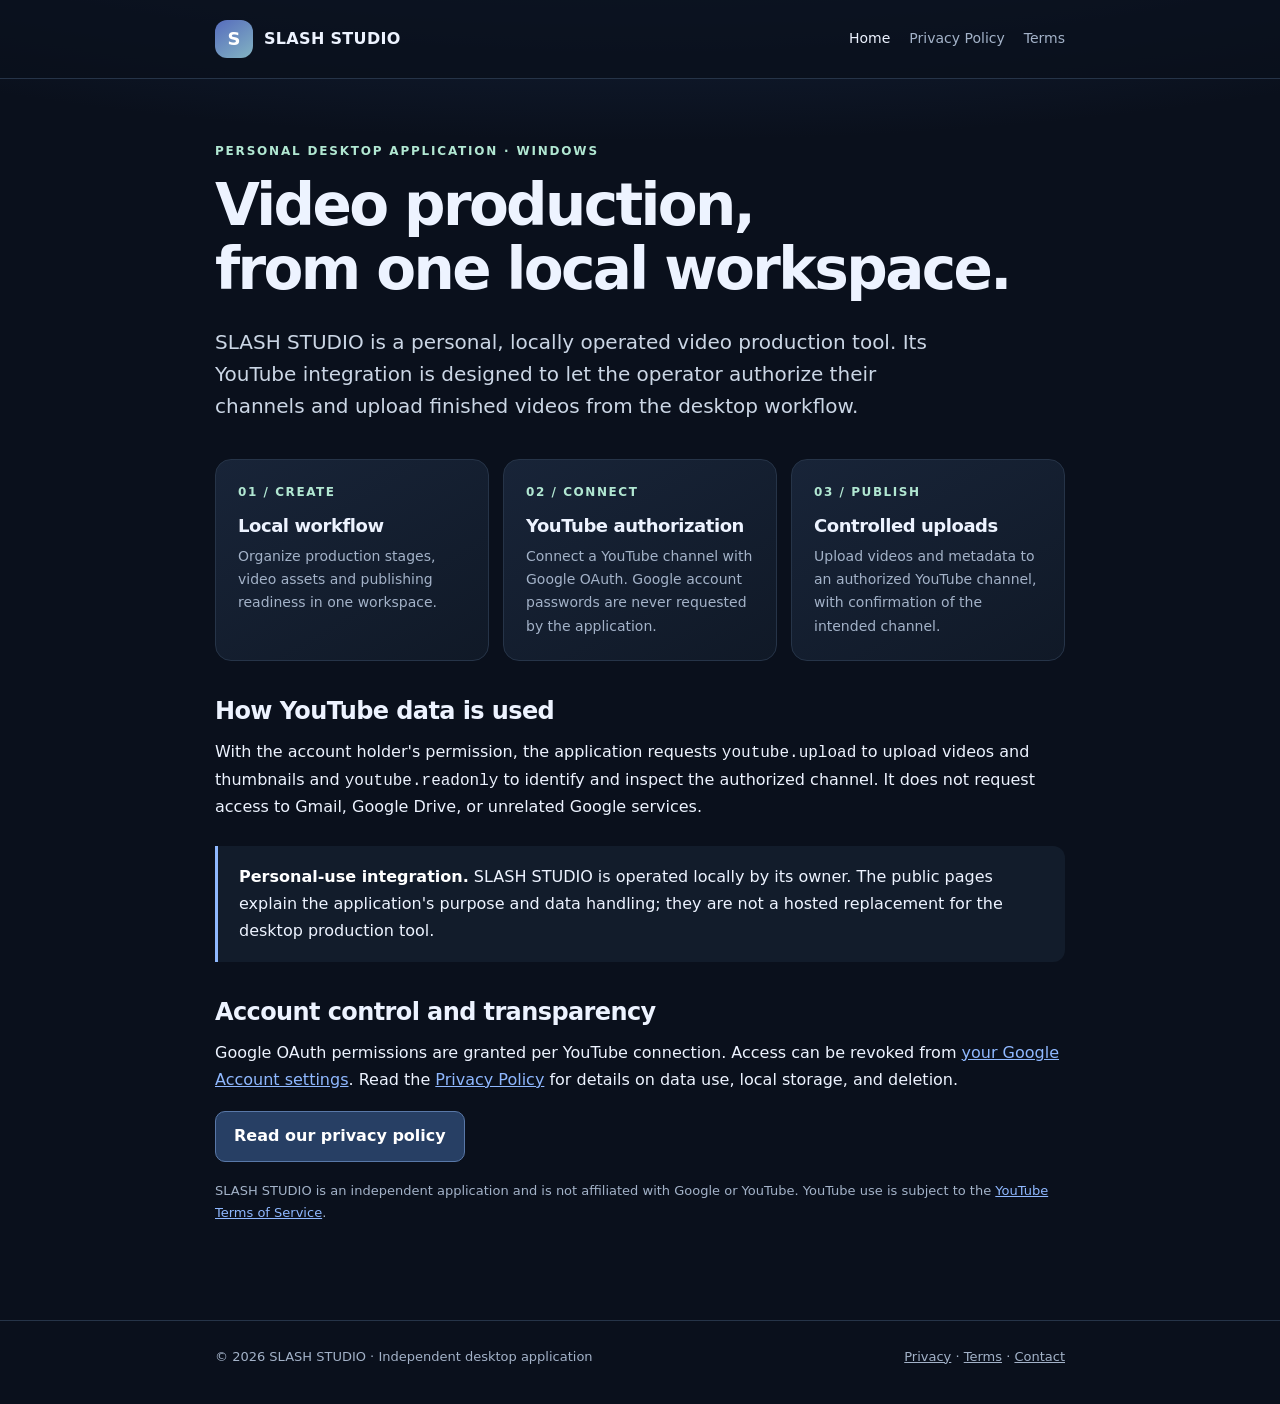
<file: index.html>
<!doctype html>
<html lang="en"><head><meta charset="utf-8"><meta name="viewport" content="width=device-width, initial-scale=1"><meta name="description" content="SLASH STUDIO is a locally operated video production and publishing tool with optional YouTube channel integration."><title>SLASH STUDIO — Local Video Production & YouTube Publishing</title><link rel="stylesheet" href="style.css"></head>
<body><header class="top"><div class="wrapper"><a class="logo" href="index.html"><span class="logo-symbol">S</span><span>SLASH STUDIO</span></a><nav class="nav" aria-label="Main navigation"><a href="index.html" aria-current="page">Home</a><a href="privacy.html">Privacy Policy</a><a href="terms.html">Terms</a></nav></div></header>
<main class="wrapper"><div class="eyebrow">Personal desktop application · Windows</div><h1>Video production,<br>from one local workspace.</h1><p class="lede">SLASH STUDIO is a personal, locally operated video production tool. Its YouTube integration is designed to let the operator authorize their channels and upload finished videos from the desktop workflow.</p>
<div class="tiles"><article class="tile"><div class="num">01 / CREATE</div><h2>Local workflow</h2><p>Organize production stages, video assets and publishing readiness in one workspace.</p></article><article class="tile"><div class="num">02 / CONNECT</div><h2>YouTube authorization</h2><p>Connect a YouTube channel with Google OAuth. Google account passwords are never requested by the application.</p></article><article class="tile"><div class="num">03 / PUBLISH</div><h2>Controlled uploads</h2><p>Upload videos and metadata to an authorized YouTube channel, with confirmation of the intended channel.</p></article></div>
<h2>How YouTube data is used</h2><p>With the account holder's permission, the application requests <code>youtube.upload</code> to upload videos and thumbnails and <code>youtube.readonly</code> to identify and inspect the authorized channel. It does not request access to Gmail, Google Drive, or unrelated Google services.</p>
<div class="note"><p><strong>Personal-use integration.</strong> SLASH STUDIO is operated locally by its owner. The public pages explain the application's purpose and data handling; they are not a hosted replacement for the desktop production tool.</p></div>
<h2>Account control and transparency</h2><p>Google OAuth permissions are granted per YouTube connection. Access can be revoked from <a href="https://myaccount.google.com/permissions" rel="noopener noreferrer">your Google Account settings</a>. Read the <a href="privacy.html">Privacy Policy</a> for details on data use, local storage, and deletion.</p>
<p><a class="button" href="privacy.html">Read our privacy policy</a></p><p class="fine">SLASH STUDIO is an independent application and is not affiliated with Google or YouTube. YouTube use is subject to the <a href="https://www.youtube.com/t/terms" rel="noopener noreferrer">YouTube Terms of Service</a>.</p>
</main><footer class="footer"><div class="wrapper"><span>© 2026 SLASH STUDIO · Independent desktop application</span><span><a href="privacy.html">Privacy</a> · <a href="terms.html">Terms</a> · <a href="mailto:airballoooon55@gmail.com">Contact</a></span></div></footer></body></html>
</file>
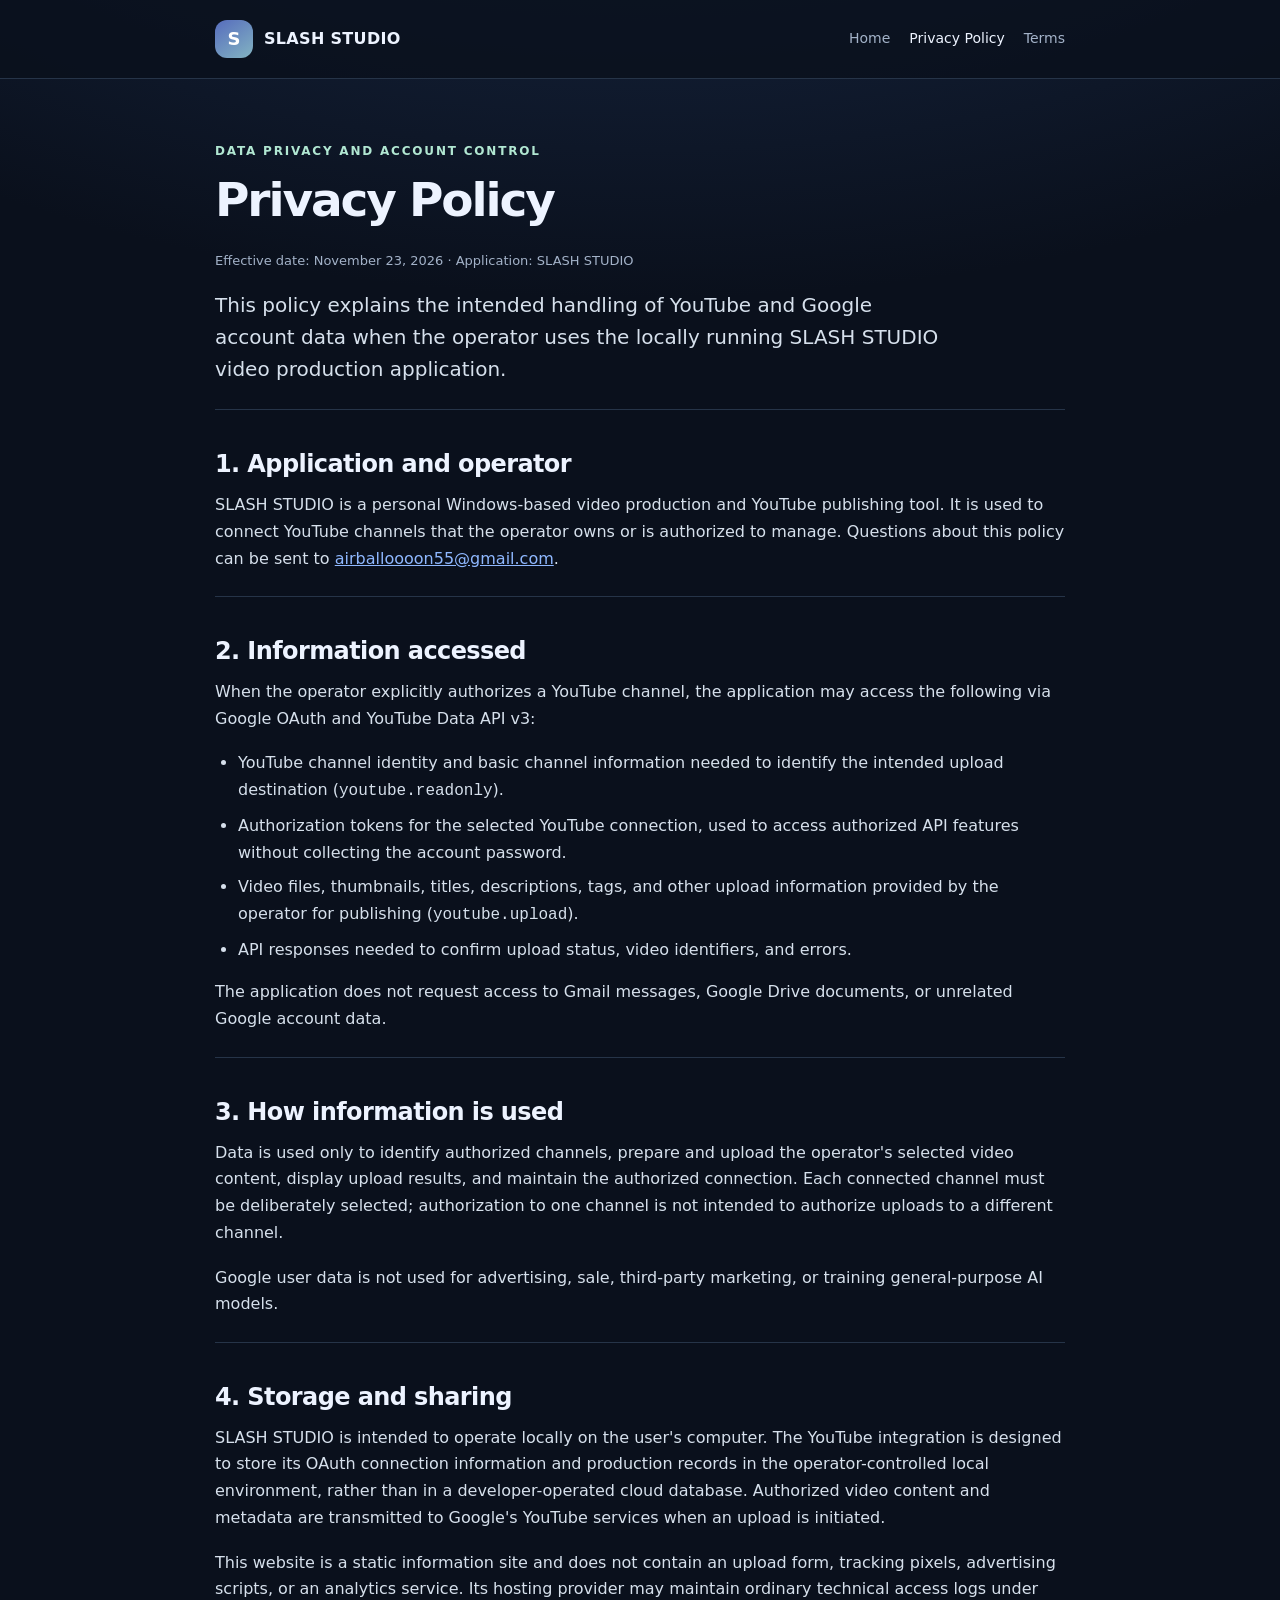
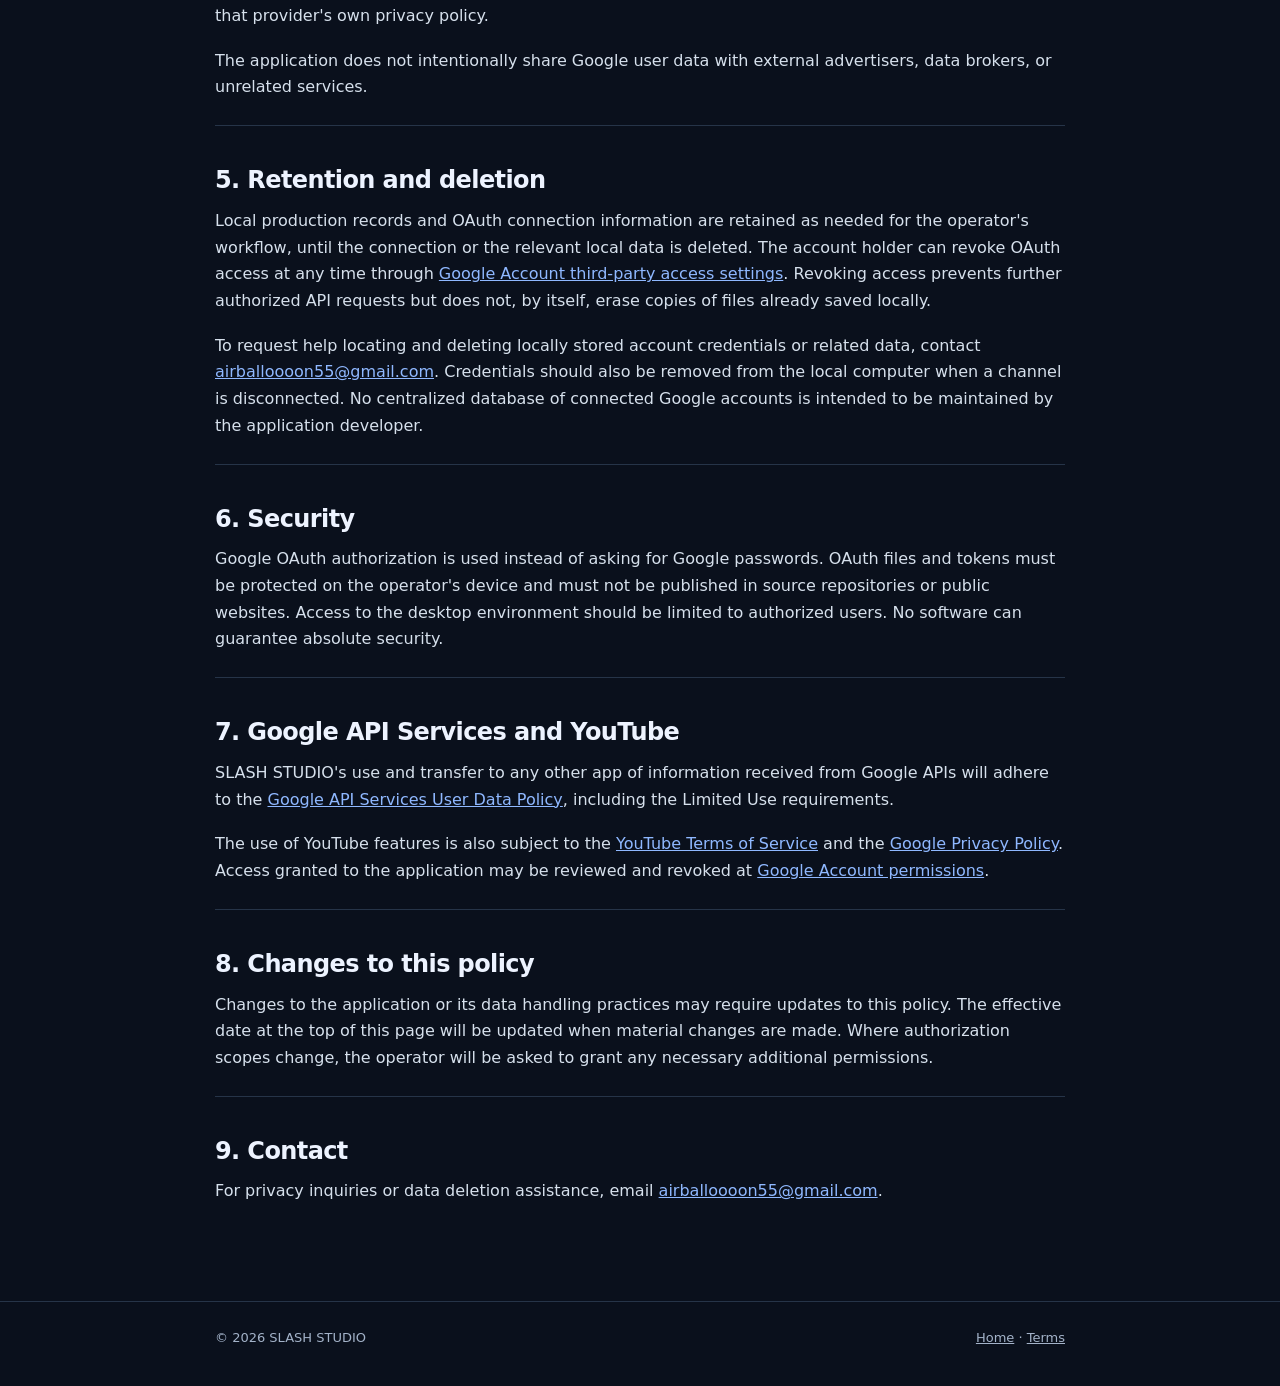
<file: privacy.html>
<!doctype html>
<html lang="en"><head><meta charset="utf-8"><meta name="viewport" content="width=device-width, initial-scale=1"><meta name="description" content="Privacy Policy for SLASH STUDIO and its YouTube Data API integration."><title>Privacy Policy — SLASH STUDIO</title><link rel="stylesheet" href="style.css"></head><body><header class="top"><div class="wrapper"><a class="logo" href="index.html"><span class="logo-symbol">S</span><span>SLASH STUDIO</span></a><nav class="nav" aria-label="Main navigation"><a href="index.html">Home</a><a href="privacy.html" aria-current="page">Privacy Policy</a><a href="terms.html">Terms</a></nav></div></header>
<main class="wrapper doc"><div class="eyebrow">Data privacy and account control</div><h1>Privacy Policy</h1><p class="fine">Effective date: November 23, 2026 · Application: SLASH STUDIO</p><p class="lede">This policy explains the intended handling of YouTube and Google account data when the operator uses the locally running SLASH STUDIO video production application.</p>
<section><h2>1. Application and operator</h2><p>SLASH STUDIO is a personal Windows-based video production and YouTube publishing tool. It is used to connect YouTube channels that the operator owns or is authorized to manage. Questions about this policy can be sent to <a href="mailto:airballoooon55@gmail.com">airballoooon55@gmail.com</a>.</p></section>
<section><h2>2. Information accessed</h2><p>When the operator explicitly authorizes a YouTube channel, the application may access the following via Google OAuth and YouTube Data API v3:</p><ul><li>YouTube channel identity and basic channel information needed to identify the intended upload destination (<code>youtube.readonly</code>).</li><li>Authorization tokens for the selected YouTube connection, used to access authorized API features without collecting the account password.</li><li>Video files, thumbnails, titles, descriptions, tags, and other upload information provided by the operator for publishing (<code>youtube.upload</code>).</li><li>API responses needed to confirm upload status, video identifiers, and errors.</li></ul><p>The application does not request access to Gmail messages, Google Drive documents, or unrelated Google account data.</p></section>
<section><h2>3. How information is used</h2><p>Data is used only to identify authorized channels, prepare and upload the operator's selected video content, display upload results, and maintain the authorized connection. Each connected channel must be deliberately selected; authorization to one channel is not intended to authorize uploads to a different channel.</p><p>Google user data is not used for advertising, sale, third-party marketing, or training general-purpose AI models.</p></section>
<section><h2>4. Storage and sharing</h2><p>SLASH STUDIO is intended to operate locally on the user's computer. The YouTube integration is designed to store its OAuth connection information and production records in the operator-controlled local environment, rather than in a developer-operated cloud database. Authorized video content and metadata are transmitted to Google's YouTube services when an upload is initiated.</p><p>This website is a static information site and does not contain an upload form, tracking pixels, advertising scripts, or an analytics service. Its hosting provider may maintain ordinary technical access logs under that provider's own privacy policy.</p><p>The application does not intentionally share Google user data with external advertisers, data brokers, or unrelated services.</p></section>
<section><h2>5. Retention and deletion</h2><p>Local production records and OAuth connection information are retained as needed for the operator's workflow, until the connection or the relevant local data is deleted. The account holder can revoke OAuth access at any time through <a href="https://myaccount.google.com/permissions" rel="noopener noreferrer">Google Account third-party access settings</a>. Revoking access prevents further authorized API requests but does not, by itself, erase copies of files already saved locally.</p><p>To request help locating and deleting locally stored account credentials or related data, contact <a href="mailto:airballoooon55@gmail.com">airballoooon55@gmail.com</a>. Credentials should also be removed from the local computer when a channel is disconnected. No centralized database of connected Google accounts is intended to be maintained by the application developer.</p></section>
<section><h2>6. Security</h2><p>Google OAuth authorization is used instead of asking for Google passwords. OAuth files and tokens must be protected on the operator's device and must not be published in source repositories or public websites. Access to the desktop environment should be limited to authorized users. No software can guarantee absolute security.</p></section>
<section><h2>7. Google API Services and YouTube</h2><p>SLASH STUDIO's use and transfer to any other app of information received from Google APIs will adhere to the <a href="https://developers.google.com/terms/api-services-user-data-policy" rel="noopener noreferrer">Google API Services User Data Policy</a>, including the Limited Use requirements.</p><p>The use of YouTube features is also subject to the <a href="https://www.youtube.com/t/terms" rel="noopener noreferrer">YouTube Terms of Service</a> and the <a href="https://policies.google.com/privacy" rel="noopener noreferrer">Google Privacy Policy</a>. Access granted to the application may be reviewed and revoked at <a href="https://myaccount.google.com/permissions" rel="noopener noreferrer">Google Account permissions</a>.</p></section>
<section><h2>8. Changes to this policy</h2><p>Changes to the application or its data handling practices may require updates to this policy. The effective date at the top of this page will be updated when material changes are made. Where authorization scopes change, the operator will be asked to grant any necessary additional permissions.</p></section>
<section><h2>9. Contact</h2><p>For privacy inquiries or data deletion assistance, email <a href="mailto:airballoooon55@gmail.com">airballoooon55@gmail.com</a>.</p></section>
</main><footer class="footer"><div class="wrapper"><span>© 2026 SLASH STUDIO</span><span><a href="index.html">Home</a> · <a href="terms.html">Terms</a></span></div></footer></body></html>
</file>
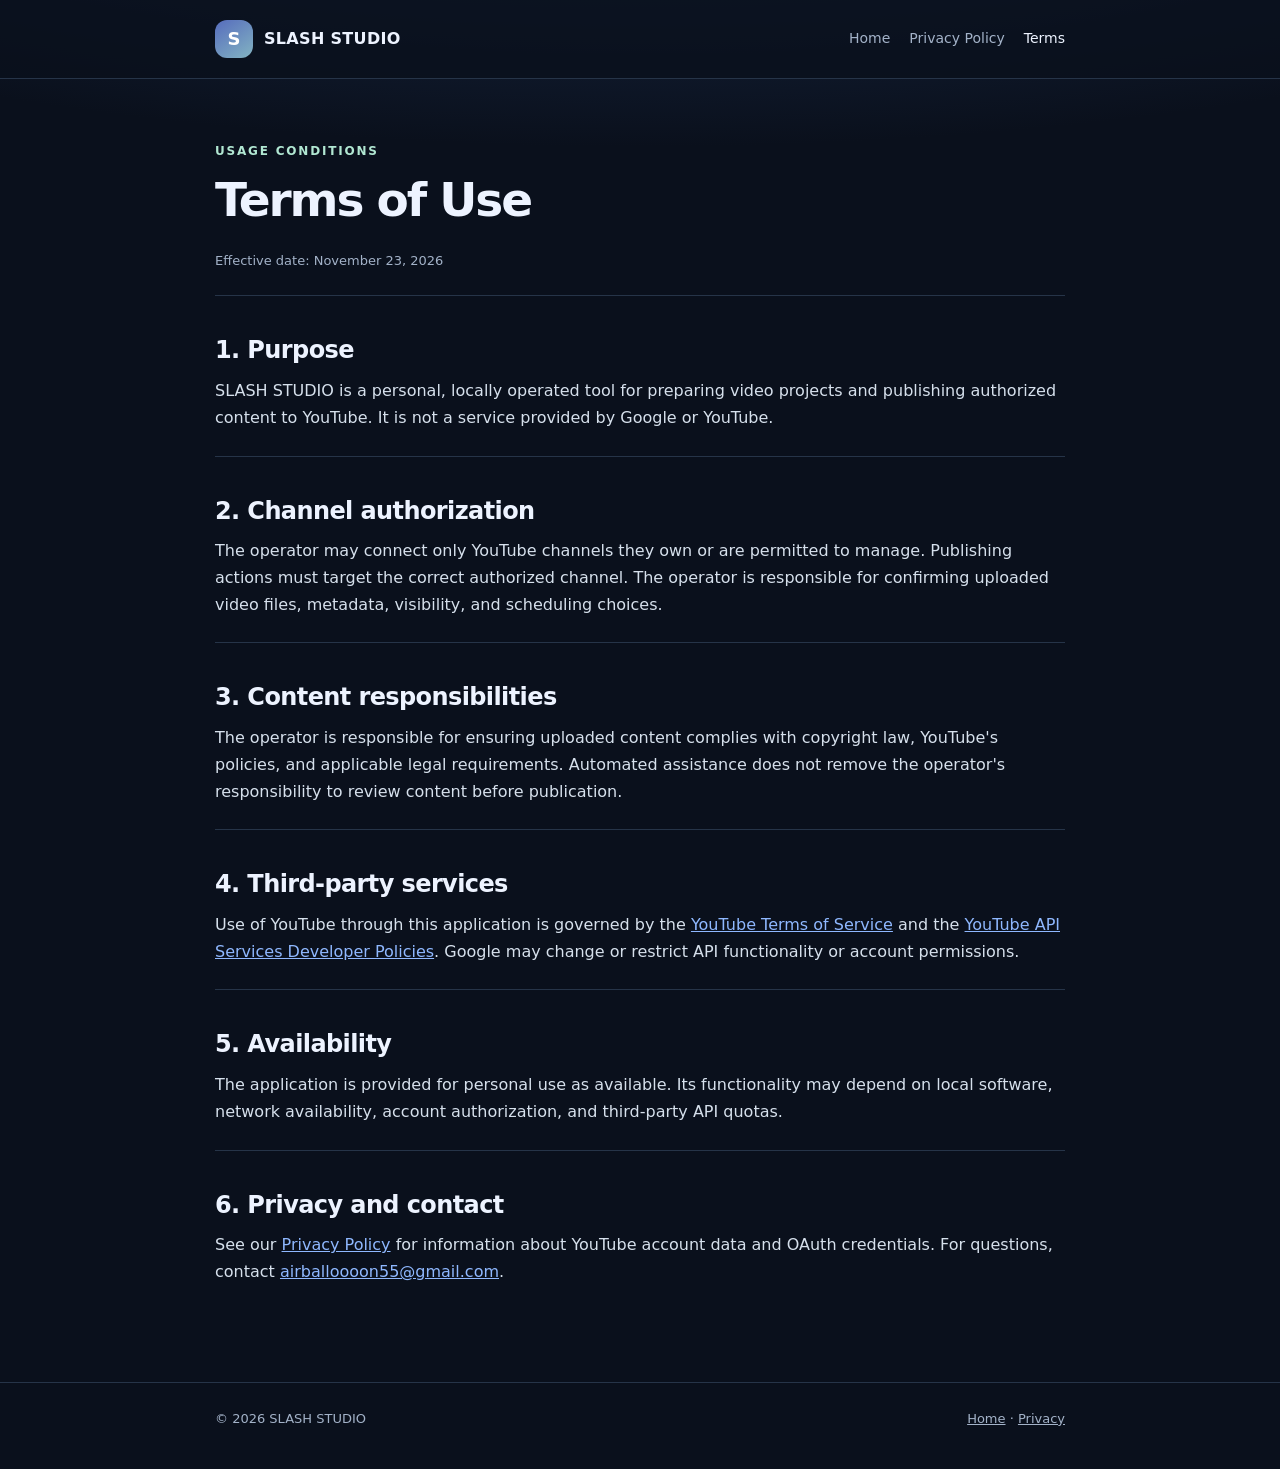
<file: terms.html>
<!doctype html>
<html lang="en"><head><meta charset="utf-8"><meta name="viewport" content="width=device-width, initial-scale=1"><title>Terms of Use — SLASH STUDIO</title><link rel="stylesheet" href="style.css"></head><body><header class="top"><div class="wrapper"><a class="logo" href="index.html"><span class="logo-symbol">S</span><span>SLASH STUDIO</span></a><nav class="nav" aria-label="Main navigation"><a href="index.html">Home</a><a href="privacy.html">Privacy Policy</a><a href="terms.html" aria-current="page">Terms</a></nav></div></header><main class="wrapper doc"><div class="eyebrow">Usage conditions</div><h1>Terms of Use</h1><p class="fine">Effective date: November 23, 2026</p><section><h2>1. Purpose</h2><p>SLASH STUDIO is a personal, locally operated tool for preparing video projects and publishing authorized content to YouTube. It is not a service provided by Google or YouTube.</p></section><section><h2>2. Channel authorization</h2><p>The operator may connect only YouTube channels they own or are permitted to manage. Publishing actions must target the correct authorized channel. The operator is responsible for confirming uploaded video files, metadata, visibility, and scheduling choices.</p></section><section><h2>3. Content responsibilities</h2><p>The operator is responsible for ensuring uploaded content complies with copyright law, YouTube's policies, and applicable legal requirements. Automated assistance does not remove the operator's responsibility to review content before publication.</p></section><section><h2>4. Third-party services</h2><p>Use of YouTube through this application is governed by the <a href="https://www.youtube.com/t/terms" rel="noopener noreferrer">YouTube Terms of Service</a> and the <a href="https://developers.google.com/youtube/terms/developer-policies" rel="noopener noreferrer">YouTube API Services Developer Policies</a>. Google may change or restrict API functionality or account permissions.</p></section><section><h2>5. Availability</h2><p>The application is provided for personal use as available. Its functionality may depend on local software, network availability, account authorization, and third-party API quotas.</p></section><section><h2>6. Privacy and contact</h2><p>See our <a href="privacy.html">Privacy Policy</a> for information about YouTube account data and OAuth credentials. For questions, contact <a href="mailto:airballoooon55@gmail.com">airballoooon55@gmail.com</a>.</p></section></main><footer class="footer"><div class="wrapper"><span>© 2026 SLASH STUDIO</span><span><a href="index.html">Home</a> · <a href="privacy.html">Privacy</a></span></div></footer></body></html>
</file>
<file: style.css>
:root{color-scheme:dark;--bg:#0a101c;--panel:#121c2b;--line:#263448;--text:#edf3ff;--muted:#a3b2c8;--accent:#8fb8ff;--accent2:#b1e7d2;--max:850px}*{box-sizing:border-box}html{scroll-behavior:smooth}body{margin:0;background:radial-gradient(ellipse 100% 25% at 50% -15%,#1e3358 0%,transparent 100%),var(--bg);font:16px/1.67 system-ui,-apple-system,"Segoe UI",Roboto,Arial,sans-serif;color:var(--text)}a{color:var(--accent)}a:hover{color:#c3d9ff}.wrapper{width:min(var(--max),calc(100% - 40px));margin:auto}.top{border-bottom:1px solid var(--line);background:rgba(10,16,28,.78)}.top .wrapper{display:flex;align-items:center;justify-content:space-between;gap:16px;min-height:78px}.logo{display:flex;align-items:center;gap:11px;font-weight:750;letter-spacing:.02em;color:var(--text);text-decoration:none}.logo-symbol{display:grid;place-items:center;width:38px;height:38px;border-radius:12px;background:linear-gradient(145deg,#566cbd,#83b4c2);color:white;font-weight:800;letter-spacing:0;font-size:18px}.nav{display:flex;flex-wrap:wrap;gap:19px;font-size:14px}.nav a{color:var(--muted);text-decoration:none}.nav a[aria-current="page"],.nav a:hover{color:var(--text)}main{padding:62px 0 78px}.eyebrow{color:var(--accent2);font-size:12px;text-transform:uppercase;letter-spacing:.15em;font-weight:750}h1{font-size:clamp(36px,6vw,58px);line-height:1.1;letter-spacing:-.045em;margin:13px 0 24px}h2{font-size:24px;letter-spacing:-.025em;line-height:1.28;margin:35px 0 12px}h3{font-size:18px;margin:20px 0 9px}p{margin:0 0 18px}ul{padding-left:23px}li{margin:8px 0}.lede{font-size:20px;line-height:1.6;color:#cbd6e5;max-width:730px}.fine{font-size:13px;color:var(--muted)}.tiles{display:grid;grid-template-columns:repeat(3,1fr);gap:14px;margin:37px 0 30px}.tile{border:1px solid var(--line);border-radius:16px;background:linear-gradient(150deg,#182438,#101927);padding:22px}.tile .num{color:var(--accent2);font-size:12px;letter-spacing:.13em;font-weight:700}.tile h2{font-size:18px;margin:12px 0 8px}.tile p{font-size:14px;color:var(--muted);margin:0}.note{border-left:3px solid var(--accent);background:var(--panel);padding:18px 21px;border-radius:0 12px 12px 0;margin:25px 0}.note p:last-child{margin:0}.doc h1{font-size:clamp(34px,5vw,47px)}.doc p,.doc li{color:#d6e0ec}.doc .fine{color:var(--muted)}.doc section{border-top:1px solid var(--line);padding-top:4px;margin-top:24px}.button{display:inline-block;padding:11px 18px;border-radius:10px;border:1px solid #5978a8;background:#273f64;color:#fff;text-decoration:none;font-weight:650}.button:hover{background:#34517e;color:white}.footer{border-top:1px solid var(--line);padding:25px 0 39px;color:var(--muted);font-size:13px}.footer .wrapper{display:flex;justify-content:space-between;flex-wrap:wrap;gap:12px}.footer a{color:var(--muted)}strong{color:white}@media(max-width:700px){.top .wrapper{align-items:flex-start;flex-direction:column;padding:19px 0}.tiles{grid-template-columns:1fr}main{padding:39px 0 52px}.nav{gap:15px}}
</file>
